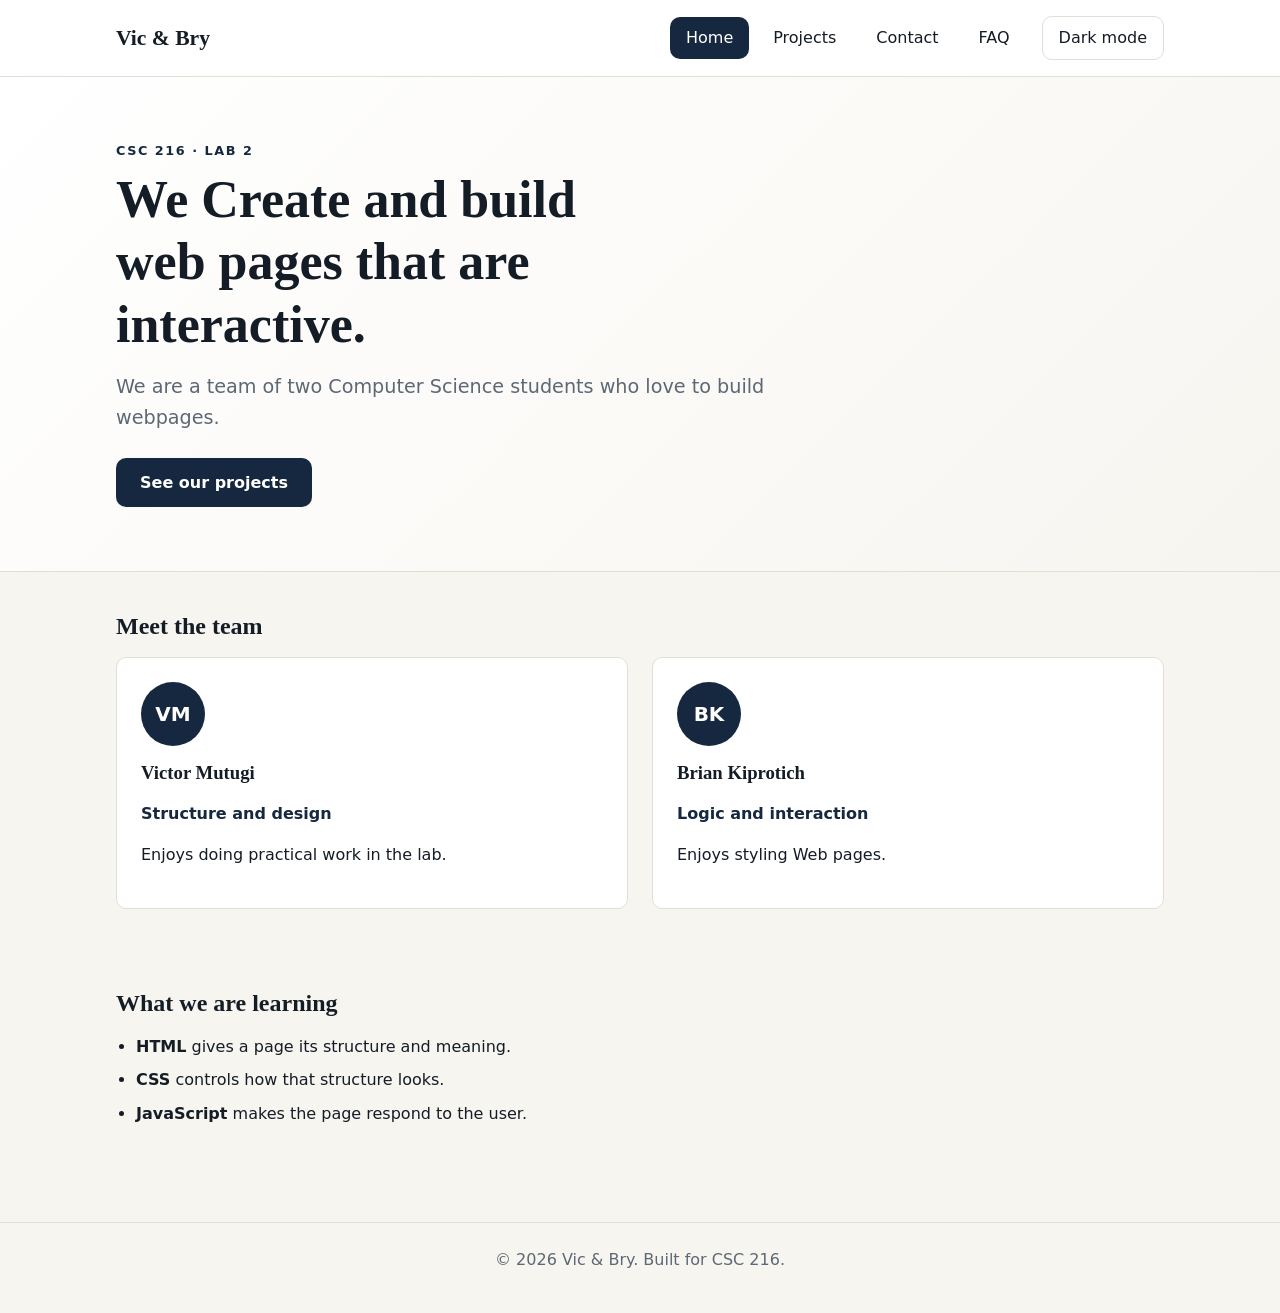
<file: index.html>
<!doctype html>
<html lang="en">
  <head>
    <meta charset="UTF-8" />
    <meta name="viewport" content="width=device-width, initial-scale=1.0" />
    <meta
      name="description"
      content="Vic & Bry: a CSC 216 web development pair."
    />
    <title>Home | Vic & Bry</title>
    <link rel="stylesheet" href="css/styles.css" />
    <script src="js/script.js" defer></script>
  </head>
  <body>
    <a class="skip-link" href="#main">Skip to main content</a>

    <header class="site-header">
      <div class="container header-inner">
        <a class="logo" href="index.html">Vic & Bry</a>
        <button
          class="nav-toggle"
          type="button"
          aria-expanded="false"
          aria-controls="site-nav"
        >
          Menu
        </button>
        <nav id="site-nav" class="site-nav" aria-label="Main">
          <ul>
            <li><a href="index.html" aria-current="page">Home</a></li>
            <li><a href="projects.html">Projects</a></li>
            <li><a href="contact.html">Contact</a></li>
            <li><a href="faq.html">FAQ</a></li>
          </ul>
        </nav>
        <button class="theme-toggle" type="button" aria-pressed="false">
          Dark mode
        </button>
      </div>
    </header>

    <main id="main">
      <section class="hero">
        <div class="container">
          <p class="eyebrow">CSC 216 · Lab 2</p>
          <h1>We Create and build web pages that are interactive.</h1>
          <p class="lead">
            We are a team of two Computer Science students who love to build
            webpages.
          </p>
          <a class="button" href="projects.html">See our projects</a>
        </div>
      </section>

      <section class="container section" aria-labelledby="team-heading">
        <h2 id="team-heading">Meet the team</h2>
        <div class="team-grid">
          <article class="card">
            <div class="avatar" aria-hidden="true">VM</div>
            <h3>Victor Mutugi</h3>
            <p class="role">Structure and design</p>
            <p>Enjoys doing practical work in the lab.</p>
          </article>
          <article class="card">
            <div class="avatar" aria-hidden="true">BK</div>
            <h3>Brian Kiprotich</h3>
            <p class="role">Logic and interaction</p>
            <p>Enjoys styling Web pages.</p>
          </article>
        </div>
      </section>

      <section class="container section" aria-labelledby="learning-heading">
        <h2 id="learning-heading">What we are learning</h2>
        <ul class="skill-list">
          <li><strong>HTML</strong> gives a page its structure and meaning.</li>
          <li><strong>CSS</strong> controls how that structure looks.</li>
          <li>
            <strong>JavaScript</strong> makes the page respond to the user.
          </li>
        </ul>
      </section>
    </main>

    <footer class="site-footer">
      <div class="container">
        <p>© <span id="year">2026</span> Vic & Bry. Built for CSC 216.</p>
      </div>
    </footer>
  </body>
</html>
</file>
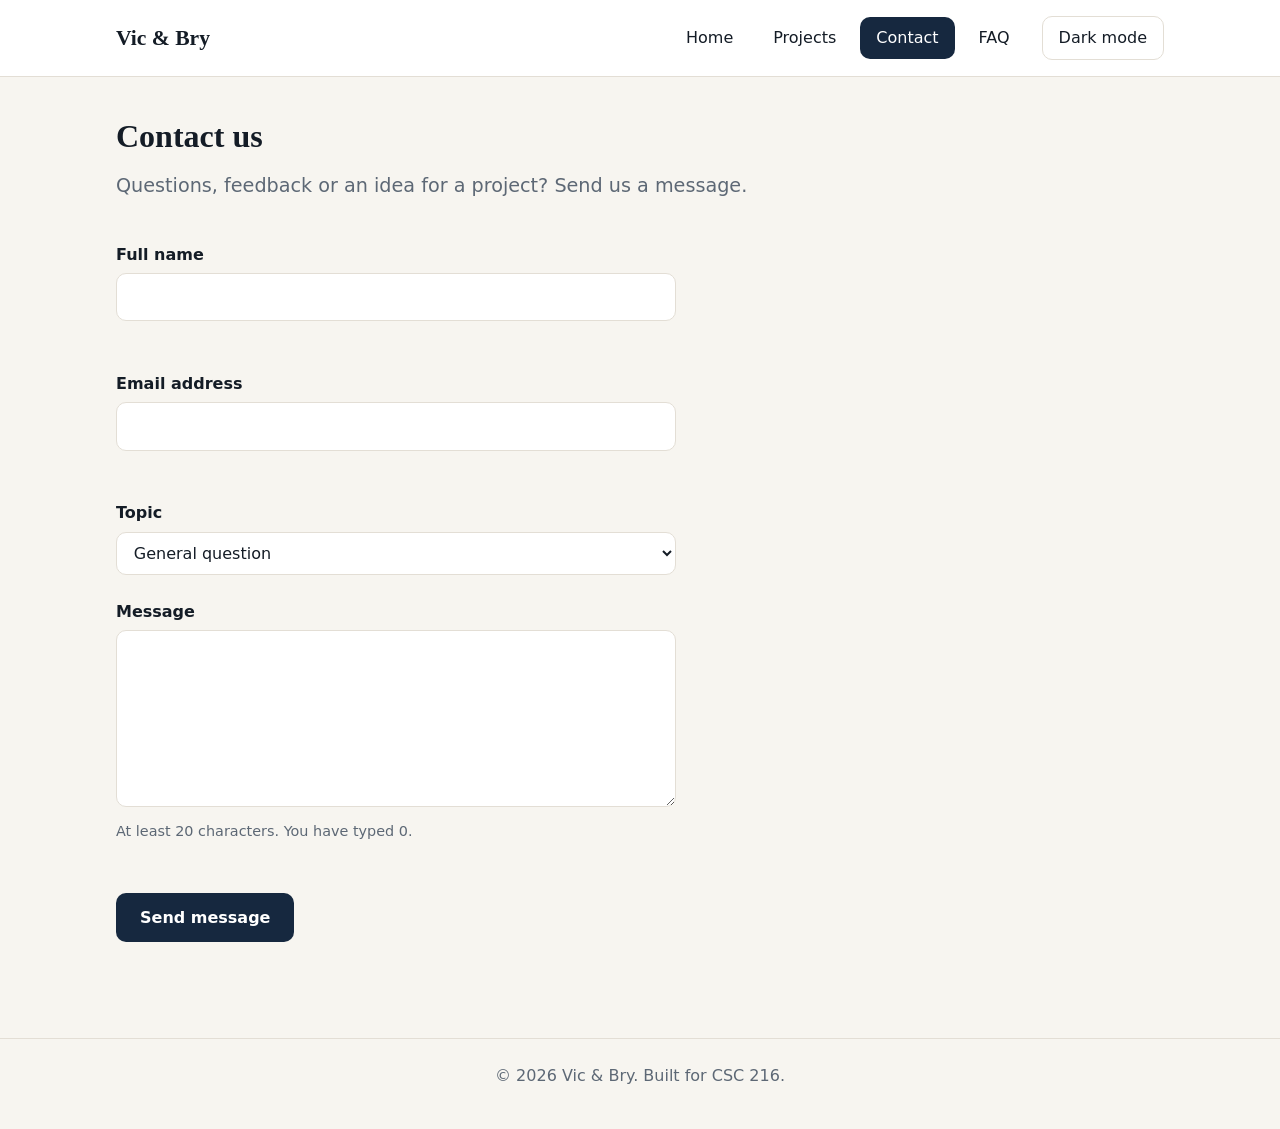
<file: contact.html>
<!doctype html>
<html lang="en">
  <head>
    <meta charset="UTF-8" />
    <meta name="viewport" content="width=device-width, initial-scale=1.0" />
    <meta name="description" content="Send a message to Vic & Bry." />
    <title>Contact | Vic & Bry</title>
    <link rel="stylesheet" href="css/styles.css" />
    <script src="js/script.js" defer></script>
  </head>
  <body>
    <a class="skip-link" href="#main">Skip to main content</a>

    <header class="site-header">
      <div class="container header-inner">
        <a class="logo" href="index.html">Vic & Bry</a>
        <button
          class="nav-toggle"
          type="button"
          aria-expanded="false"
          aria-controls="site-nav"
        >
          Menu
        </button>
        <nav id="site-nav" class="site-nav" aria-label="Main">
          <ul>
            <li><a href="index.html">Home</a></li>
            <li><a href="projects.html">Projects</a></li>
            <li><a href="contact.html" aria-current="page">Contact</a></li>
            <li><a href="faq.html">FAQ</a></li>
          </ul>
        </nav>
        <button class="theme-toggle" type="button" aria-pressed="false">
          Dark mode
        </button>
      </div>
    </header>

    <main id="main" class="container">
      <header class="page-header">
        <h1>Contact us</h1>
        <p class="lead">
          Questions, feedback or an idea for a project? Send us a message.
        </p>
      </header>

      <form id="contact-form" class="contact-form" novalidate>
        <div class="field">
          <label for="name">Full name</label>
          <input
            type="text"
            id="name"
            name="name"
            autocomplete="name"
            required
            aria-describedby="name-error"
          />
          <p class="error" id="name-error"></p>
        </div>

        <div class="field">
          <label for="email">Email address</label>
          <input
            type="email"
            id="email"
            name="email"
            autocomplete="email"
            required
            aria-describedby="email-error"
          />
          <p class="error" id="email-error"></p>
        </div>

        <div class="field">
          <label for="topic">Topic</label>
          <select id="topic" name="topic">
            <option value="general">General question</option>
            <option value="collaboration">Collaboration</option>
            <option value="feedback">Feedback on our site</option>
          </select>
        </div>

        <div class="field">
          <label for="message">Message</label>
          <textarea
            id="message"
            name="message"
            rows="6"
            required
            minlength="20"
            aria-describedby="message-hint message-error"
          ></textarea>
          <p class="hint" id="message-hint">
            At least 20 characters. You have typed
            <span id="char-count">0</span>.
          </p>
          <p class="error" id="message-error"></p>
        </div>

        <button class="button" type="submit">Send message</button>
        <p id="form-status" class="form-status" role="status"></p>
      </form>
    </main>

    <footer class="site-footer">
      <div class="container">
        <p>© <span id="year">2026</span> Vic & Bry. Built for CSC 216.</p>
      </div>
    </footer>
  </body>
</html>
</file>
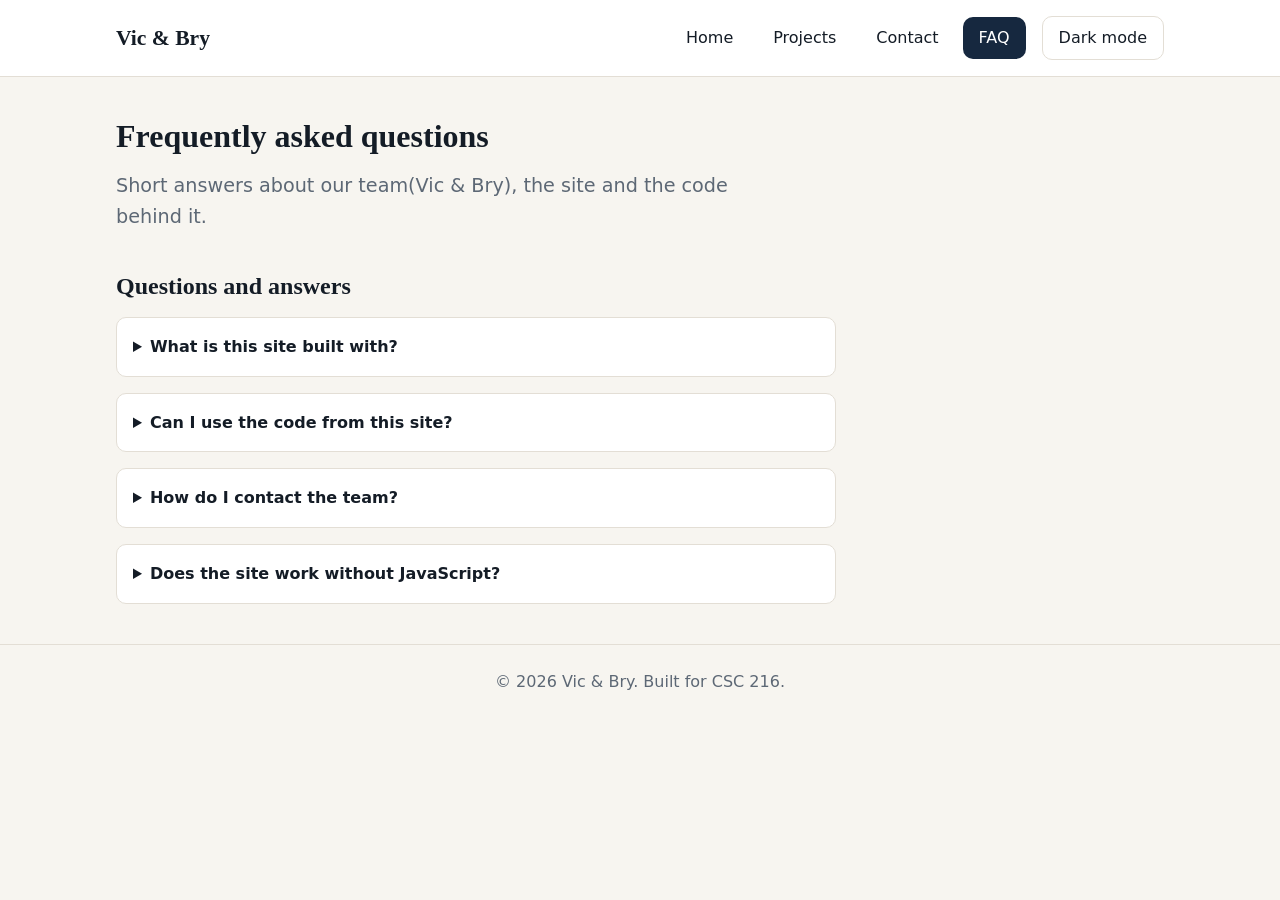
<file: faq.html>
<!doctype html>
<html lang="en">
  <head>
    <meta charset="UTF-8" />
    <meta name="viewport" content="width=device-width, initial-scale=1.0" />
    <meta
      name="description"
      content="Frequently asked questions about this site Vic & Bry."
    />
    <title>FAQ | Vic & Bry</title>
    <link rel="stylesheet" href="css/styles.css" />
    <script src="js/script.js" defer></script>
    <style>
      /* We decided to use inline styles for the FAQ page so as not to mess the css code*/
      .faq-list {
        max-width: 720px;
      }
      details {
        margin-bottom: var(--space-2);
        padding: 0 var(--space-2);
        border: 1px solid var(--color-border);
        border-radius: var(--radius);
        background-color: var(--color-surface);
      }
      summary {
        padding: var(--space-2) 0;
        font-weight: 600;
        cursor: pointer;
      }
      summary:hover,
      details[open] summary {
        color: var(--color-primary);
      }
      details p {
        margin: 0 0 var(--space-2);
        color: var(--color-muted);
      }
    </style>
  </head>
  <body>
    <a class="skip-link" href="#main">Skip to main content</a>

    <header class="site-header">
      <div class="container header-inner">
        <a class="logo" href="index.html">Vic & Bry</a>
        <button
          class="nav-toggle"
          type="button"
          aria-expanded="false"
          aria-controls="site-nav"
        >
          Menu
        </button>
        <nav id="site-nav" class="site-nav" aria-label="Main">
          <ul>
            <li><a href="index.html">Home</a></li>
            <li><a href="projects.html">Projects</a></li>
            <li><a href="contact.html">Contact</a></li>
            <li><a href="faq.html" aria-current="page">FAQ</a></li>
          </ul>
        </nav>
        <button class="theme-toggle" type="button" aria-pressed="false">
          Dark mode
        </button>
      </div>
    </header>

    <main id="main" class="container">
      <header class="page-header">
        <h1>Frequently asked questions</h1>
        <p class="lead">
          Short answers about our team(Vic & Bry), the site and the code behind
          it.
        </p>
      </header>

      <section class="faq-list" aria-labelledby="faq-heading">
        <h2 id="faq-heading" class="visually-hidden">Questions and answers</h2>

        <details>
          <summary>What is this site built with?</summary>
          <p>
            Plain HTML, CSS and JavaScript — no frameworks and no templates. It
            was built as part of CSC 216 Lab work.
          </p>
        </details>

        <details>
          <summary>Can I use the code from this site?</summary>
          <p>
            Yes. It is a learning project. Ask us first if you plan to publish a
            copy, and keep the co-author credits in the Git history.
          </p>
        </details>

        <details>
          <summary>How do I contact the team?</summary>
          <p>
            Use the <a href="contact.html">contact page</a>. The form checks
            your input in the browser, and we will connect it to a real server
            later.
          </p>
        </details>

        <details>
          <summary>Does the site work without JavaScript?</summary>
          <p>
            Mostly. The pages, navigation and this FAQ work with JavaScript
            turned off. The project cards and form validation need JavaScript,
            and the projects page shows a short message explaining that.
          </p>
        </details>
      </section>
    </main>

    <footer class="site-footer">
      <div class="container">
        <p>© <span id="year">2026</span> Vic & Bry. Built for CSC 216.</p>
      </div>
    </footer>
  </body>
</html>
</file>
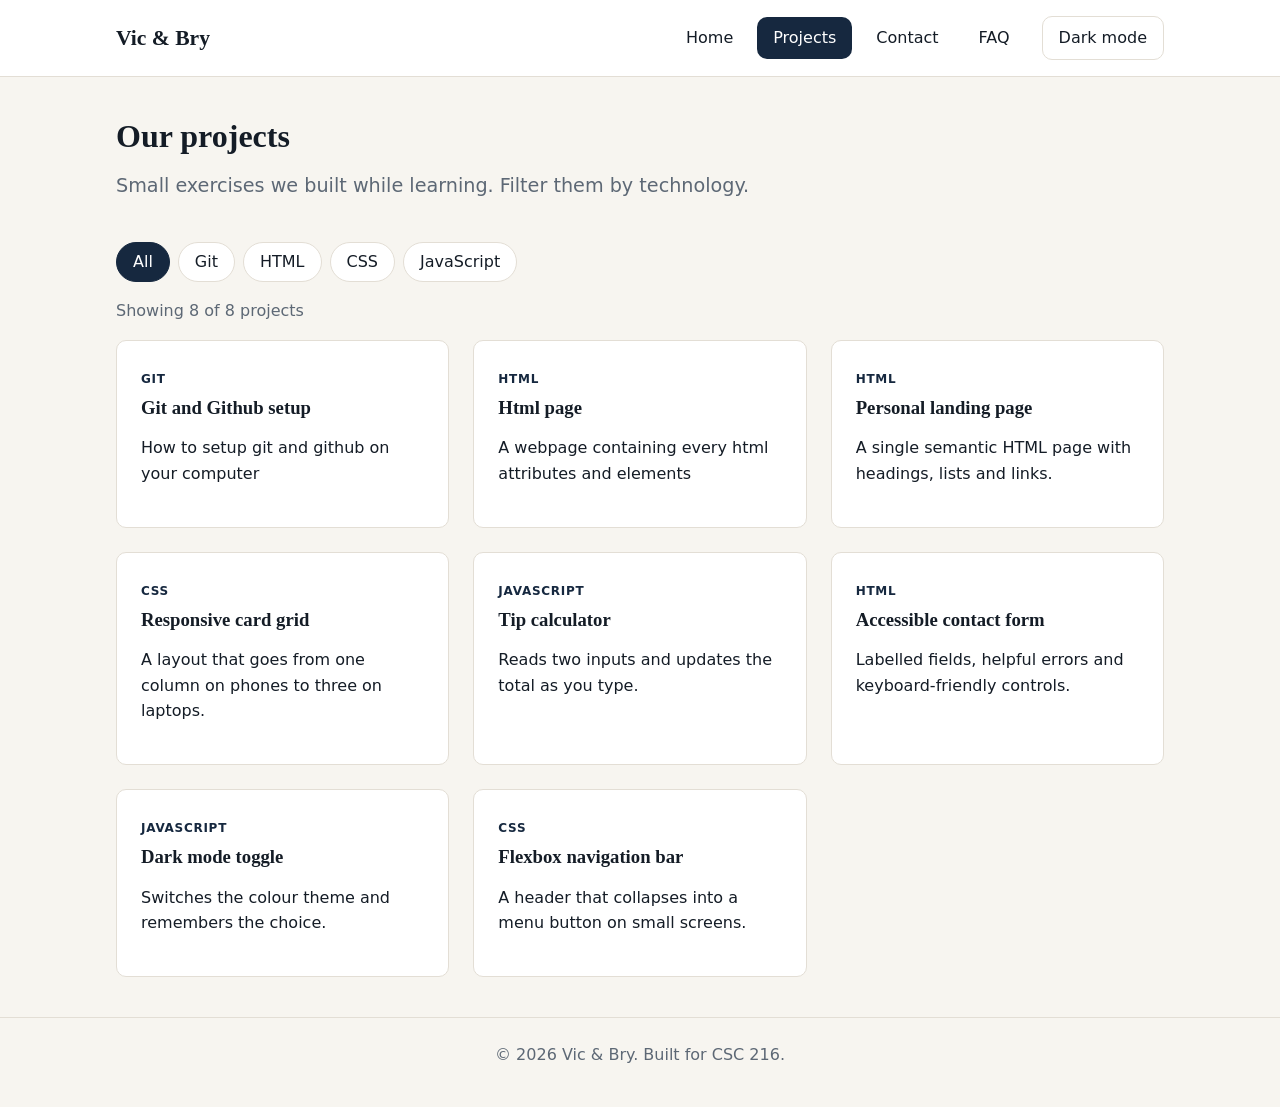
<file: projects.html>
<!doctype html>
<html lang="en">
  <head>
    <meta charset="UTF-8" />
    <meta name="viewport" content="width=device-width, initial-scale=1.0" />
    <meta
      name="description"
      content="Projects built by Vic & Bry while learning web development."
    />
    <title>Projects | Vic & Bry</title>
    <link rel="stylesheet" href="css/styles.css" />
    <script src="js/script.js" defer></script>
  </head>
  <body>
    <a class="skip-link" href="#main">Skip to main content</a>

    <header class="site-header">
      <div class="container header-inner">
        <a class="logo" href="index.html">Vic & Bry</a>
        <button
          class="nav-toggle"
          type="button"
          aria-expanded="false"
          aria-controls="site-nav"
        >
          Menu
        </button>
        <nav id="site-nav" class="site-nav" aria-label="Main">
          <ul>
            <li><a href="index.html">Home</a></li>
            <li><a href="projects.html" aria-current="page">Projects</a></li>
            <li><a href="contact.html">Contact</a></li>
            <li><a href="faq.html">FAQ</a></li>
          </ul>
        </nav>
        <button class="theme-toggle" type="button" aria-pressed="false">
          Dark mode
        </button>
      </div>
    </header>

    <main id="main" class="container">
      <header class="page-header">
        <h1>Our projects</h1>
        <p class="lead">
          Small exercises we built while learning. Filter them by technology.
        </p>
      </header>

      <div
        class="filters"
        role="group"
        aria-label="Filter projects by technology"
      >
        <button
          class="filter-btn"
          type="button"
          data-filter="all"
          aria-pressed="true"
        >
          All
        </button>
        <button
          class="filter-btn"
          type="button"
          data-filter="git"
          aria-pressed="false"
        >
          Git
        </button>
        <button
          class="filter-btn"
          type="button"
          data-filter="html"
          aria-pressed="false"
        >
          HTML
        </button>
        <button
          class="filter-btn"
          type="button"
          data-filter="css"
          aria-pressed="false"
        >
          CSS
        </button>
        <button
          class="filter-btn"
          type="button"
          data-filter="js"
          aria-pressed="false"
        >
          JavaScript
        </button>
      </div>

      <p id="project-count" class="project-count" aria-live="polite"></p>
      <div id="project-list" class="project-grid"></div>

      <noscript>
        <p>Turn on JavaScript to see the project list.</p>
      </noscript>
    </main>

    <footer class="site-footer">
      <div class="container">
        <p>© <span id="year">2026</span> Vic & Bry. Built for CSC 216.</p>
      </div>
    </footer>
  </body>
</html>
</file>
<file: css/styles.css>
/* =====================================================
   Team website stylesheet (CSC 216, Lab 2)
   One file styles every page on the site.
   ===================================================== */

/* ---------- 1. Design tokens ---------- */
:root {
  --color-bg: #f7f5f0;
  --color-surface: #ffffff;
  --color-text: #141c26;
  --color-muted: #5d6875;
  --color-primary: #16283f;
  --color-primary-dark: #0e1b2e;
  --color-on-primary: #ffffff;
  --color-border: #e3ded5;
  --color-error: #b3261e;
  --color-success: #1e7b3a;

  --font-body: system-ui, -apple-system, "Segoe UI", Roboto, Arial, sans-serif;
  --font-heading: Georgia, "Times New Roman", serif;

  --space-1: 0.5rem;
  --space-2: 1rem;
  --space-3: 1.5rem;
  --space-4: 2.5rem;
  --space-5: 4rem;

  --radius: 10px;
  --max-width: 1080px;
}

body.dark {
  --color-bg: #0e141e;
  --color-surface: #171f2e;
  --color-text: #edf0f3;
  --color-muted: #a8b3c0;
  --color-primary: #d9b98c;
  --color-primary-dark: #eacfa5;
  --color-on-primary: #141a26;
  --color-border: #2b3546;
  --color-error: #ff8a80;
  --color-success: #7ddc97;
  color-scheme: dark;
}
/* ---------- 2. Base and reset ---------- */
*,
*::before,
*::after {
  box-sizing: border-box;
}

body {
  margin: 0;
  font-family: var(--font-body);
  font-size: 1rem;
  line-height: 1.6;
  color: var(--color-text);
  background-color: var(--color-bg);
  transition:
    background-color 0.3s ease,
    color 0.3s ease;
}

h1,
h2,
h3 {
  font-family: var(--font-heading);
  line-height: 1.2;
  margin: 0 0 var(--space-2);
}

p {
  margin: 0 0 var(--space-2);
}

a {
  color: var(--color-primary);
}

a:hover {
  color: var(--color-primary-dark);
}

img {
  max-width: 100%;
  display: block;
}

:focus-visible {
  outline: 3px solid var(--color-primary);
  outline-offset: 3px;
}

/* ---------- 3. Layout helpers ---------- */
.container {
  width: 100%;
  max-width: var(--max-width);
  margin-inline: auto;
  padding-inline: var(--space-2);
}

.section {
  padding-block: var(--space-4);
}

.skip-link {
  position: absolute;
  top: -4rem;
  left: var(--space-2);
  z-index: 100;
  padding: var(--space-1) var(--space-2);
  border-radius: var(--radius);
  background-color: var(--color-primary);
  color: var(--color-on-primary);
}

.skip-link:focus {
  top: var(--space-2);
}

/* ---------- 4. Header and navigation ---------- */
.site-header {
  position: sticky;
  top: 0;
  z-index: 10;
  background-color: var(--color-surface);
  border-bottom: 1px solid var(--color-border);
}

.header-inner {
  display: flex;
  flex-wrap: wrap;
  align-items: center;
  gap: var(--space-2);
  padding-block: var(--space-2);
}

.logo {
  margin-right: auto;
  font-family: var(--font-heading);
  font-size: 1.35rem;
  font-weight: 700;
  color: var(--color-text);
  text-decoration: none;
}

.site-nav ul {
  display: flex;
  gap: var(--space-1);
  margin: 0;
  padding: 0;
  list-style: none;
}

.site-nav a {
  display: block;
  padding: var(--space-1) var(--space-2);
  border-radius: var(--radius);
  color: var(--color-text);
  font-weight: 500;
  text-decoration: none;
}

.site-nav a:hover {
  background-color: var(--color-bg);
}

.site-nav a[aria-current="page"] {
  background-color: var(--color-primary);
  color: var(--color-on-primary);
}

.nav-toggle,
.theme-toggle {
  padding: var(--space-1) var(--space-2);
  border: 1px solid var(--color-border);
  border-radius: var(--radius);
  background-color: transparent;
  color: var(--color-text);
  font: inherit;
  cursor: pointer;
}

.theme-toggle[aria-pressed="true"] {
  border-color: var(--color-primary);
  color: var(--color-primary);
}

.nav-toggle {
  display: none;
}

/* ---------- 5. Buttons and hero ---------- */
.button {
  display: inline-block;
  padding: 0.75rem 1.5rem;
  border: none;
  border-radius: var(--radius);
  background-color: var(--color-primary);
  color: var(--color-on-primary);
  font: inherit;
  font-weight: 600;
  text-decoration: none;
  cursor: pointer;
  transition:
    background-color 0.2s ease,
    transform 0.2s ease;
}

.button:hover {
  background-color: var(--color-primary-dark);
  color: var(--color-on-primary);
  transform: translateY(-2px);
}

.hero {
  padding-block: var(--space-5);
  background: linear-gradient(135deg, var(--color-surface), var(--color-bg));
  border-bottom: 1px solid var(--color-border);
}

.hero h1 {
  max-width: 18ch;
  font-size: clamp(2rem, 5vw, 3.25rem);
}

.eyebrow {
  margin-bottom: var(--space-1);
  color: var(--color-primary);
  font-size: 0.8rem;
  font-weight: 700;
  letter-spacing: 0.12em;
  text-transform: uppercase;
}

.lead {
  max-width: 55ch;
  margin-bottom: var(--space-3);
  color: var(--color-muted);
  font-size: 1.2rem;
}

.page-header {
  padding-block: var(--space-4) var(--space-2);
}

/* ---------- 6. Cards and grids ---------- */
.team-grid,
.project-grid {
  display: grid;
  grid-template-columns: repeat(auto-fit, minmax(260px, 1fr));
  gap: var(--space-3);
}

.card {
  padding: var(--space-3);
  border: 1px solid var(--color-border);
  border-radius: var(--radius);
  background-color: var(--color-surface);
}

.avatar {
  display: grid;
  place-items: center;
  width: 64px;
  height: 64px;
  margin-bottom: var(--space-2);
  border-radius: 50%;
  background-color: var(--color-primary);
  color: var(--color-on-primary);
  font-size: 1.25rem;
  font-weight: 700;
}

.role {
  color: var(--color-primary);
  font-weight: 600;
}

.skill-list {
  padding-left: 1.25rem;
}

.skill-list li {
  margin-bottom: var(--space-1);
}

/* ---------- 7. Projects page ---------- */
.filters {
  display: flex;
  flex-wrap: wrap;
  gap: var(--space-1);
  margin-bottom: var(--space-2);
}

.filter-btn {
  padding: 0.4rem 1rem;
  border: 1px solid var(--color-border);
  border-radius: 999px;
  background-color: var(--color-surface);
  color: var(--color-text);
  font: inherit;
  cursor: pointer;
}

.filter-btn[aria-pressed="true"] {
  border-color: var(--color-primary);
  background-color: var(--color-primary);
  color: var(--color-on-primary);
}

.project-count {
  color: var(--color-muted);
}

.tag {
  display: inline-block;
  margin-bottom: var(--space-1);
  color: var(--color-primary);
  font-size: 0.75rem;
  font-weight: 700;
  letter-spacing: 0.06em;
  text-transform: uppercase;
}

/* ---------- 8. Contact form ---------- */
.contact-form {
  max-width: 560px;
  padding-bottom: var(--space-4);
}

.field {
  margin-bottom: var(--space-3);
}

label {
  display: block;
  margin-bottom: 0.35rem;
  font-weight: 600;
}

input,
select,
textarea {
  width: 100%;
  padding: 0.65rem 0.8rem;
  border: 1px solid var(--color-border);
  border-radius: var(--radius);
  background-color: var(--color-surface);
  color: var(--color-text);
  font: inherit;
}

input:focus,
select:focus,
textarea:focus {
  border-color: var(--color-primary);
}

input[aria-invalid="true"],
textarea[aria-invalid="true"] {
  border-color: var(--color-error);
}

.hint,
.error {
  margin: 0.35rem 0 0;
  font-size: 0.9rem;
}

.hint {
  color: var(--color-muted);
}

.error {
  min-height: 1.4em;
  color: var(--color-error);
}

.form-status {
  margin-top: var(--space-2);
  color: var(--color-success);
  font-weight: 600;
}

/* ---------- 9. Footer ---------- */
.site-footer {
  margin-top: var(--space-4);
  padding-block: var(--space-3);
  border-top: 1px solid var(--color-border);
  color: var(--color-muted);
  text-align: center;
}

/* ---------- 10. Small screens ---------- */
@media (max-width: 700px) {
  .nav-toggle {
    display: inline-block;
  }

  .site-nav {
    display: none;
    order: 3;
    width: 100%;
  }

  .site-nav.open {
    display: block;
  }

  .site-nav ul {
    flex-direction: column;
  }

  .section {
    padding-block: var(--space-3);
  }
}

/* ---------- 11. Respect reduced-motion preferences ---------- */
@media (prefers-reduced-motion: reduce) {
  *,
  *::before,
  *::after {
    transition: none !important;
  }
}
</file>
